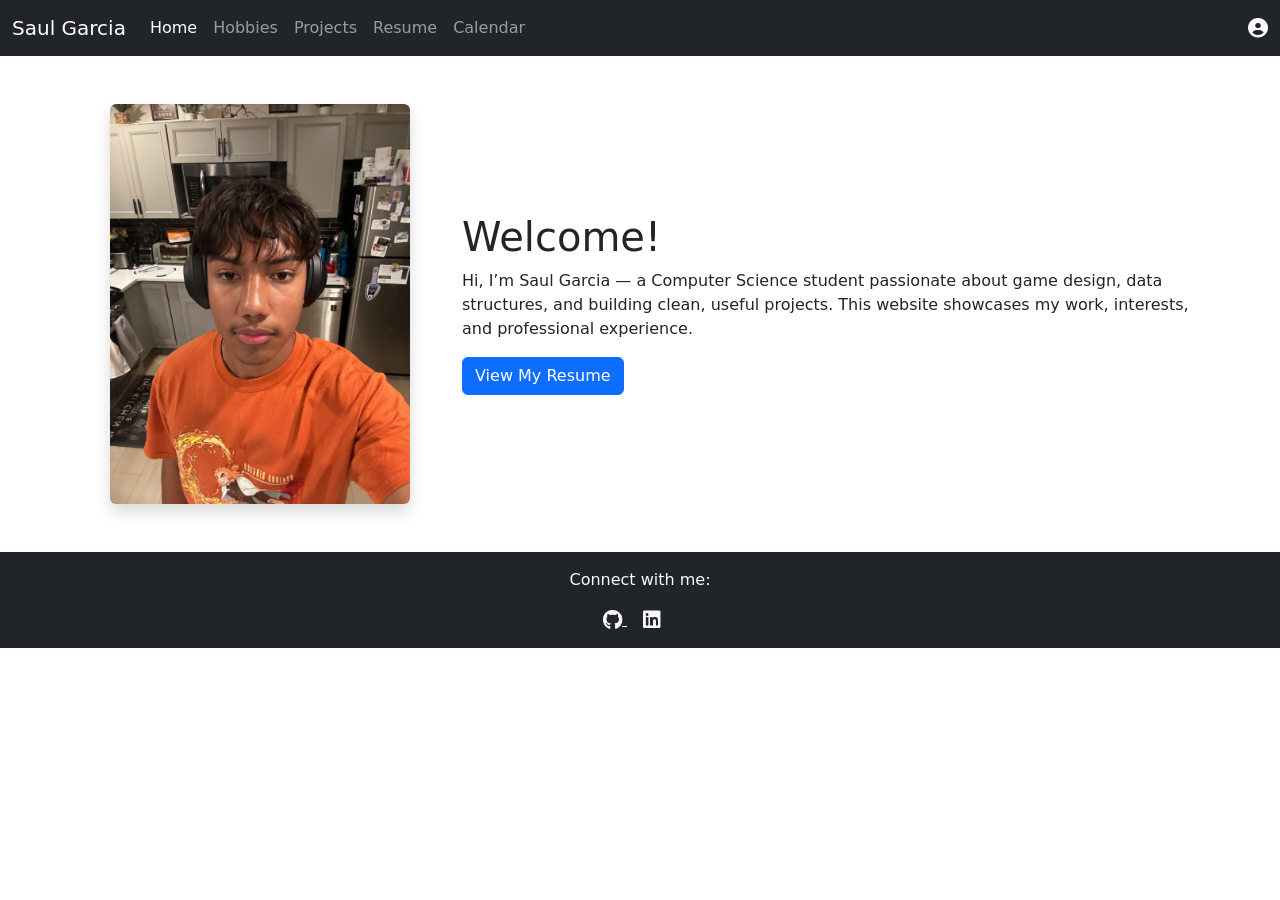
<file: docs/index.html>
<!doctype html>
<html lang="en">
<head>
  <meta charset="utf-8" />
  <meta name="viewport" content="width=device-width, initial-scale=1" />
  <title>Home - Saul Garcia</title>

  <!-- Bootstrap CSS -->
  <link 
    href="https://cdn.jsdelivr.net/npm/bootstrap@5.3.2/dist/css/bootstrap.min.css" 
    rel="stylesheet" 
  />

  <!-- Font Awesome icons -->
  <link 
    rel="stylesheet" 
    href="https://cdnjs.cloudflare.com/ajax/libs/font-awesome/6.4.0/css/all.min.css"
  />

  <!-- Custom CSS -->
  <link rel="stylesheet" href="style.css" />
</head>
<body>

  <!-- Navigation Bar -->
  <nav class="navbar navbar-expand-lg navbar-dark bg-dark">
    <div class="container-fluid">
      <a class="navbar-brand" href="index.html">Saul Garcia</a>

      <button class="navbar-toggler" type="button" data-bs-toggle="collapse" data-bs-target="#navbarNav">
        <span class="navbar-toggler-icon"></span>
      </button>

      <div class="collapse navbar-collapse" id="navbarNav">
        <ul class="navbar-nav me-auto mb-2 mb-lg-0">
          <li class="nav-item"><a class="nav-link active" href="index.html">Home</a></li>
          <li class="nav-item"><a class="nav-link" href="hobbies.html">Hobbies</a></li>
          <li class="nav-item"><a class="nav-link" href="projects.html">Projects</a></li>
          <li class="nav-item"><a class="nav-link" href="resume.html">Resume</a></li>
          <li class="nav-item"><a class="nav-link" href="calendar.html">Calendar</a></li>
        </ul>

        <span class="navbar-text">
          <i class="fas fa-user-circle fa-lg text-light"></i>
        </span>
      </div>
    </div>
  </nav>

  <!-- Main Content -->
  <div class="container my-5">
    <div class="row align-items-center">
      
      <!-- Image -->
      <div class="col-md-4 text-center">
        <img src="images/IMG_8926.jpeg" width="300" alt="Photo of Saul" class="img-fluid rounded shadow">
      </div>

      <!-- Intro text -->
      <div class="col-md-8">
        <h1>Welcome!</h1>
        <p>
          Hi, I’m Saul Garcia — a Computer Science student passionate about game design, 
          data structures, and building clean, useful projects.  
          This website showcases my work, interests, and professional experience.
        </p>
        <a href="resume.html" class="btn btn-primary">View My Resume</a>
      </div>

    </div>
  </div>

  <!-- Footer -->
  <footer class="bg-dark text-light py-3 mt-auto">
    <div class="container text-center">
      <p>Connect with me:</p>
      <a href="https://github.com/SaulG978" target="_blank" class="text-light me-3">
        <i class="fab fa-github fa-lg"></i>
      </a>
      <a href="https://www.linkedin.com" target="_blank" class="text-light me-3">
        <i class="fab fa-linkedin fa-lg"></i>
      </a>
    </div>
  </footer>

  <!-- Bootstrap JS -->
  <script src="https://cdn.jsdelivr.net/npm/bootstrap@5.3.2/dist/js/bootstrap.bundle.min.js"></script>

</body>
</html>
</file>
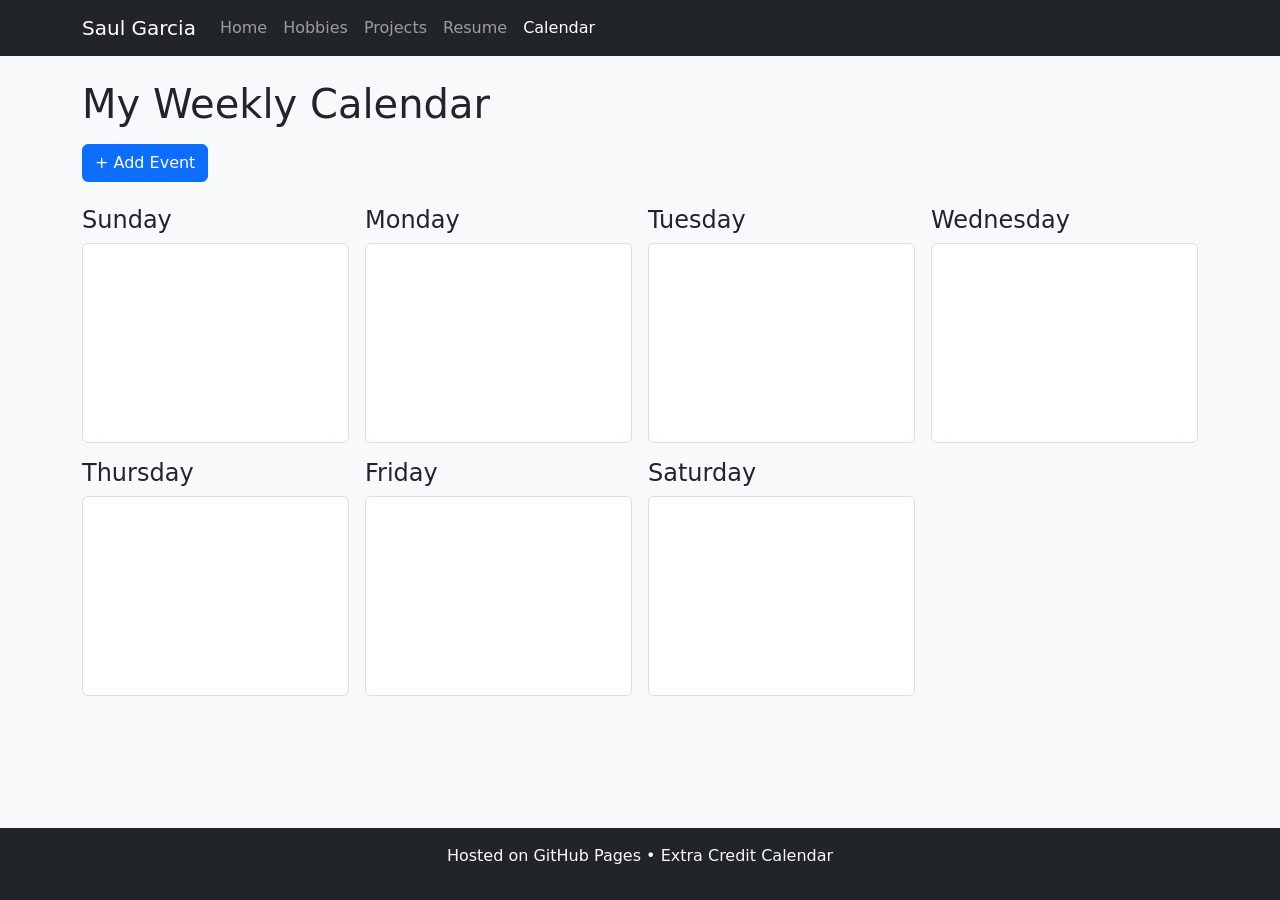
<file: docs/calendar.html>
<!doctype html>
<html lang="en">
<head>
  <meta charset="utf-8" />
  <meta name="viewport" content="width=device-width, initial-scale=1" />
  <title>Calendar - Saul Garcia</title>

  <!-- Bootstrap -->
  <link rel="stylesheet" href="https://cdn.jsdelivr.net/npm/bootstrap@5.3.2/dist/css/bootstrap.min.css" />

  <!-- Icons -->
  <link rel="stylesheet" href="https://cdnjs.cloudflare.com/ajax/libs/font-awesome/6.4.0/css/all.min.css" />

  <!-- Custom -->
  <link rel="stylesheet" href="style.css" />
</head>

<body class="bg-light d-flex flex-column min-vh-100">

  <!-- NAVBAR -->
  <nav class="navbar navbar-expand-lg navbar-dark bg-dark">
    <div class="container">
      <a class="navbar-brand" href="index.html">Saul Garcia</a>
      <button class="navbar-toggler" data-bs-toggle="collapse" data-bs-target="#navMenu">
        <span class="navbar-toggler-icon"></span>
      </button>

      <div class="collapse navbar-collapse" id="navMenu">
        <ul class="navbar-nav me-auto">
          <li class="nav-item"><a class="nav-link" href="index.html">Home</a></li>
          <li class="nav-item"><a class="nav-link" href="hobbies.html">Hobbies</a></li>
          <li class="nav-item"><a class="nav-link" href="projects.html">Projects</a></li>
          <li class="nav-item"><a class="nav-link" href="resume.html">Resume</a></li>
          <li class="nav-item"><a class="nav-link active" href="calendar.html">Calendar</a></li>
        </ul>
      </div>
    </div>
  </nav>

  <!-- PAGE HEADER -->
  <div class="container py-4">
    <h1 class="mb-3">My Weekly Calendar</h1>
    <button class="btn btn-primary" data-bs-toggle="modal" data-bs-target="#event_modal">
      + Add Event
    </button>
  </div>

  <!-- CALENDAR GRID -->
  <div class="container pb-5">
    <div class="row g-3">

      <div class="col-md-3"><h4>Sunday</h4><div id="sunday" class="day-col"></div></div>
      <div class="col-md-3"><h4>Monday</h4><div id="monday" class="day-col"></div></div>
      <div class="col-md-3"><h4>Tuesday</h4><div id="tuesday" class="day-col"></div></div>
      <div class="col-md-3"><h4>Wednesday</h4><div id="wednesday" class="day-col"></div></div>
      <div class="col-md-3"><h4>Thursday</h4><div id="thursday" class="day-col"></div></div>
      <div class="col-md-3"><h4>Friday</h4><div id="friday" class="day-col"></div></div>
      <div class="col-md-3"><h4>Saturday</h4><div id="saturday" class="day-col"></div></div>

    </div>
  </div>

  <!-- MODAL -->
  <div class="modal fade" id="event_modal" tabindex="-1">
    <div class="modal-dialog">
      <div class="modal-content">

        <form id="data-form" class="needs-validation" novalidate>

          <div class="modal-header">
            <h5 class="modal-title">Event Details</h5>
            <button type="button" class="btn-close" data-bs-dismiss="modal"></button>
          </div>

          <div class="modal-body">

            <div class="mb-2">
              <label class="form-label">Event Name</label>
              <input id="event_name" type="text" class="form-control" required />
            </div>

            <div class="mb-2">
              <label class="form-label">Day of Week</label>
              <select id="event_weekday" class="form-select" required>
                <option value="sunday">Sunday</option>
                <option value="monday">Monday</option>
                <option value="tuesday">Tuesday</option>
                <option value="wednesday">Wednesday</option>
                <option value="thursday">Thursday</option>
                <option value="friday">Friday</option>
                <option value="saturday">Saturday</option>
              </select>
            </div>

            <div class="mb-2">
              <label class="form-label">Time</label>
              <input id="event_time" type="time" class="form-control" required />
            </div>

            <div class="mb-2">
              <label class="form-label">Category</label>
              <select id="category" class="form-select" required>
                <option value="academic">Academic</option>
                <option value="meeting">Meeting</option>
                <option value="club">Club</option>
                <option value="athletic">Athletic</option>
              </select>
            </div>

            <div class="mb-2">
              <label class="form-label">Modality</label>
              <select id="event_modality" class="form-select" onchange="updateLocationOptions()">
                <option value="in-person">In Person</option>
                <option value="remote">Remote</option>
              </select>
            </div>

            <div id="location_group" class="mb-2">
              <label class="form-label">Location</label>
              <input id="event_location" type="text" class="form-control" />
            </div>

            <div id="remote_group" class="mb-2 d-none">
              <label class="form-label">Remote URL</label>
              <input id="event_remote_url" type="text" class="form-control" />
            </div>

            <div class="mb-2">
              <label class="form-label">Attendees</label>
              <input id="event_attendees" type="text" class="form-control" />
            </div>

          </div>

          <div class="modal-footer">
            <button type="button" class="btn btn-secondary" data-bs-dismiss="modal">Cancel</button>
            <button type="button" class="btn btn-primary" onclick="saveEvent()">Save Event</button>
          </div>
        </form>

      </div>
    </div>
  </div>

  <!-- FOOTER -->
  <footer class="bg-dark text-light text-center py-3 mt-auto">
    <p>Hosted on GitHub Pages • Extra Credit Calendar</p>
  </footer>

  <script src="https://cdn.jsdelivr.net/npm/bootstrap@5.3.2/dist/js/bootstrap.bundle.min.js"></script>
  <script src="script.js"></script>

</body>
</html>
</file>
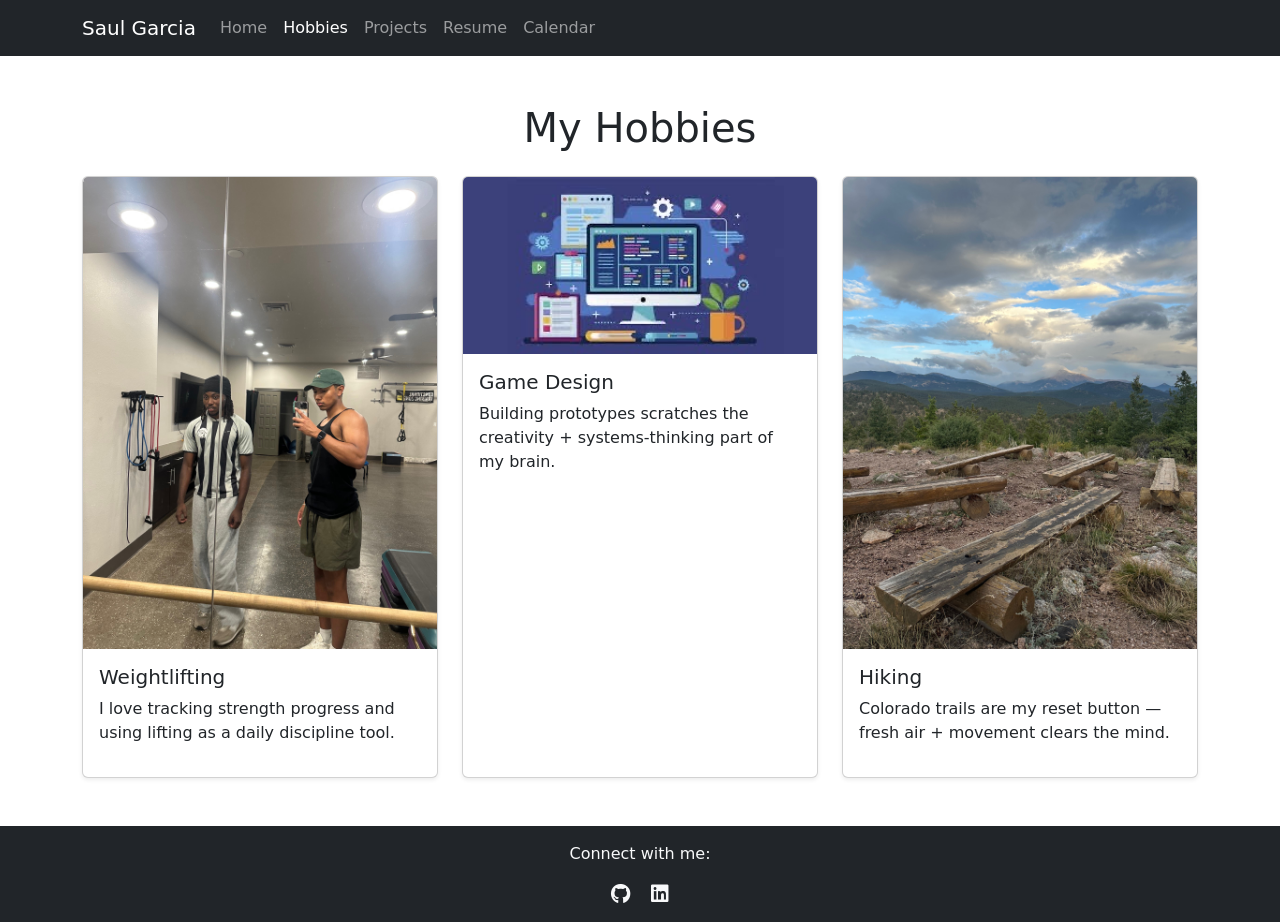
<file: docs/hobbies.html>
<!doctype html>
<html lang="en">
<head>
  <meta charset="utf-8" />
  <meta name="viewport" content="width=device-width, initial-scale=1" />
  <title>Hobbies - Saul Garcia</title>

  <link href="https://cdn.jsdelivr.net/npm/bootstrap@5.3.2/dist/css/bootstrap.min.css" rel="stylesheet" />
  <link rel="stylesheet" href="https://cdnjs.cloudflare.com/ajax/libs/font-awesome/6.4.0/css/all.min.css" />
  <link rel="stylesheet" href="style.css" />
</head>

<body class="d-flex flex-column min-vh-100">

  <!-- Nav -->
  <nav class="navbar navbar-expand-lg navbar-dark bg-dark">
    <div class="container">
      <a class="navbar-brand" href="index.html">Saul Garcia</a>
      <button class="navbar-toggler" data-bs-toggle="collapse" data-bs-target="#menu">
        <span class="navbar-toggler-icon"></span>
      </button>

      <div class="collapse navbar-collapse" id="menu">
        <ul class="navbar-nav me-auto">
          <li class="nav-item"><a class="nav-link" href="index.html">Home</a></li>
          <li class="nav-item"><a class="nav-link active" href="hobbies.html">Hobbies</a></li>
          <li class="nav-item"><a class="nav-link" href="projects.html">Projects</a></li>
          <li class="nav-item"><a class="nav-link" href="resume.html">Resume</a></li>
          <li class="nav-item"><a class="nav-link" href="calendar.html">Calendar</a></li>
        </ul>
      </div>
    </div>
  </nav>

  <!-- Main -->
  <main class="container my-5">
    <h1 class="text-center mb-4">My Hobbies</h1>

    <div class="row g-4">

      <!-- Hobby 1 -->
      <div class="col-md-4">
        <div class="card h-100 shadow-sm">
          <img src="images/IMG_2921.jpeg" class="card-img-top">
          <div class="card-body">
            <h5>Weightlifting</h5>
            <p>I love tracking strength progress and using lifting as a daily discipline tool.</p>
          </div>
        </div>
      </div>

      <!-- Hobby 2 -->
      <div class="col-md-4">
        <div class="card h-100 shadow-sm">
          <img src="images/Image1.jpeg" class="card-img-top">
          <div class="card-body">
            <h5>Game Design</h5>
            <p>Building prototypes scratches the creativity + systems-thinking part of my brain.</p>
          </div>
        </div>
      </div>

      <!-- Hobby 3 -->
      <div class="col-md-4">
        <div class="card h-100 shadow-sm">
          <img src="images/IMG_2917.jpeg" class="card-img-top">
          <div class="card-body">
            <h5>Hiking</h5>
            <p>Colorado trails are my reset button — fresh air + movement clears the mind.</p>
          </div>
        </div>
      </div>

    </div>
  </main>

  <!-- Footer -->
  <footer class="bg-dark text-light text-center py-3 mt-auto">
    <p>Connect with me:</p>
    <a href="https://github.com/SaulG978" class="text-light me-3"><i class="fab fa-github fa-lg"></i></a>
    <a href="https://www.linkedin.com" class="text-light"><i class="fab fa-linkedin fa-lg"></i></a>
  </footer>

  <script src="https://cdn.jsdelivr.net/npm/bootstrap@5.3.2/dist/js/bootstrap.bundle.min.js"></script>
</body>
</html>
</file>
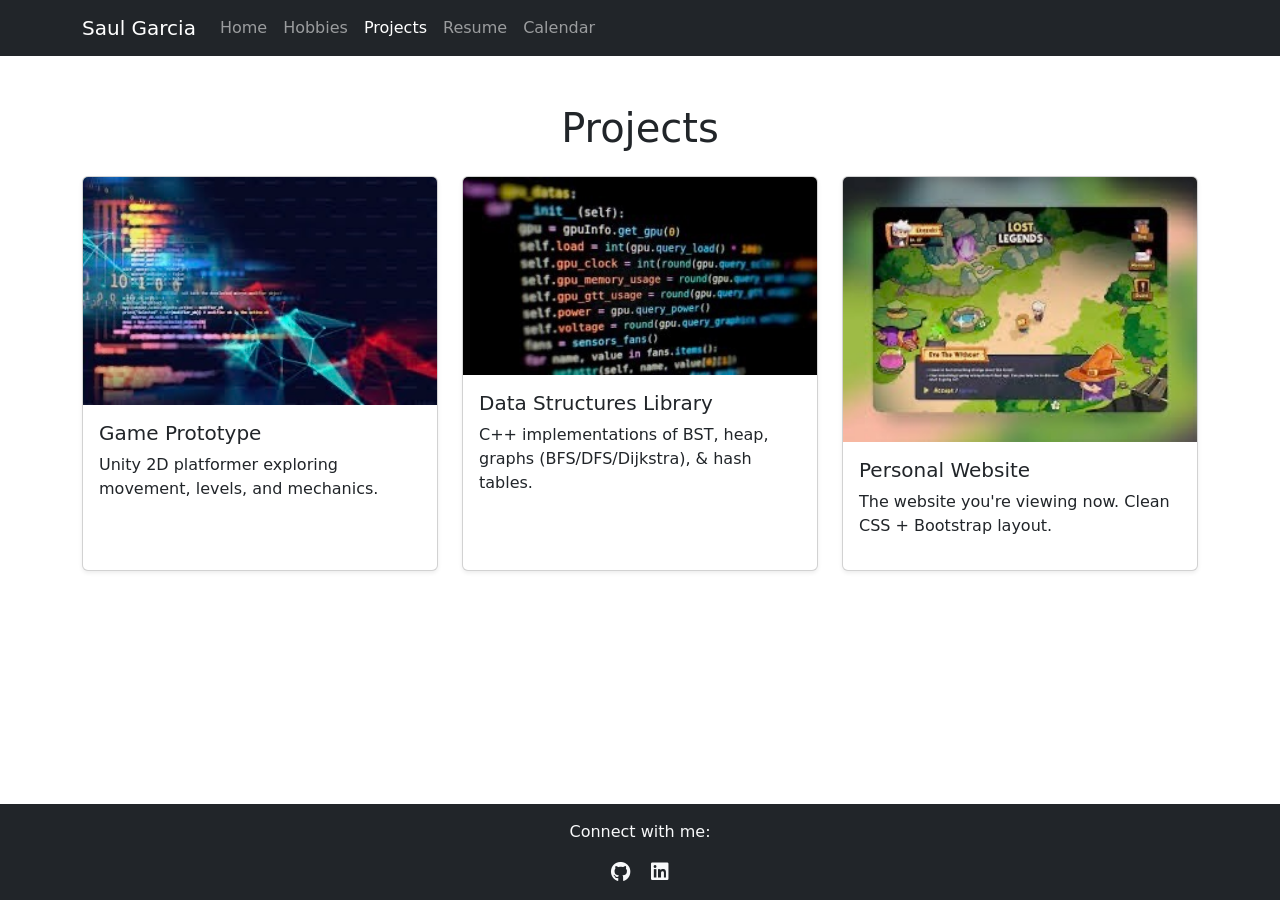
<file: docs/projects.html>
<!doctype html>
<html lang="en">
<head>
  <meta charset="utf-8" />
  <meta name="viewport" content="width=device-width, initial-scale=1" />
  <title>Projects - Saul Garcia</title>

  <link href="https://cdn.jsdelivr.net/npm/bootstrap@5.3.2/dist/css/bootstrap.min.css" rel="stylesheet" />
  <link rel="stylesheet" href="https://cdnjs.cloudflare.com/ajax/libs/font-awesome/6.4.0/css/all.min.css" />
  <link rel="stylesheet" href="style.css" />
</head>

<body class="d-flex flex-column min-vh-100">

  <!-- Nav -->
  <nav class="navbar navbar-expand-lg navbar-dark bg-dark">
    <div class="container">
      <a class="navbar-brand" href="index.html">Saul Garcia</a>

      <button class="navbar-toggler" data-bs-toggle="collapse" data-bs-target="#menu">
        <span class="navbar-toggler-icon"></span>
      </button>

      <div class="collapse navbar-collapse" id="menu">
        <ul class="navbar-nav me-auto">
          <li class="nav-item"><a class="nav-link" href="index.html">Home</a></li>
          <li class="nav-item"><a class="nav-link" href="hobbies.html">Hobbies</a></li>
          <li class="nav-item"><a class="nav-link active" href="projects.html">Projects</a></li>
          <li class="nav-item"><a class="nav-link" href="resume.html">Resume</a></li>
          <li class="nav-item"><a class="nav-link" href="calendar.html">Calendar</a></li>
        </ul>
      </div>
    </div>
  </nav>

  <!-- Main -->
  <main class="container my-5">
    <h1 class="text-center mb-4">Projects</h1>

    <div class="row g-4">

      <div class="col-md-4">
        <div class="card h-100 shadow-sm">
          <img src="images/Image2.jpeg" class="card-img-top">
          <div class="card-body">
            <h5>Game Prototype</h5>
            <p>Unity 2D platformer exploring movement, levels, and mechanics.</p>
          </div>
        </div>
      </div>

      <div class="col-md-4">
        <div class="card h-100 shadow-sm">
          <img src="images/Image3.jpeg" class="card-img-top">
          <div class="card-body">
            <h5>Data Structures Library</h5>
            <p>C++ implementations of BST, heap, graphs (BFS/DFS/Dijkstra), & hash tables.</p>
          </div>
        </div>
      </div>

      <div class="col-md-4">
        <div class="card h-100 shadow-sm">
          <img src="images/Image4.jpeg" class="card-img-top">
          <div class="card-body">
            <h5>Personal Website</h5>
            <p>The website you're viewing now. Clean CSS + Bootstrap layout.</p>
          </div>
        </div>
      </div>

    </div>
  </main>

  <!-- Footer -->
  <footer class="bg-dark text-light text-center py-3 mt-auto">
    <p>Connect with me:</p>
    <a href="https://github.com/SaulG978" class="text-light me-3"><i class="fab fa-github fa-lg"></i></a>
    <a href="https://www.linkedin.com" class="text-light"><i class="fab fa-linkedin fa-lg"></i></a>
  </footer>

  <script src="https://cdn.jsdelivr.net/npm/bootstrap@5.3.2/dist/js/bootstrap.bundle.min.js"></script>
</body>
</html>
</file>
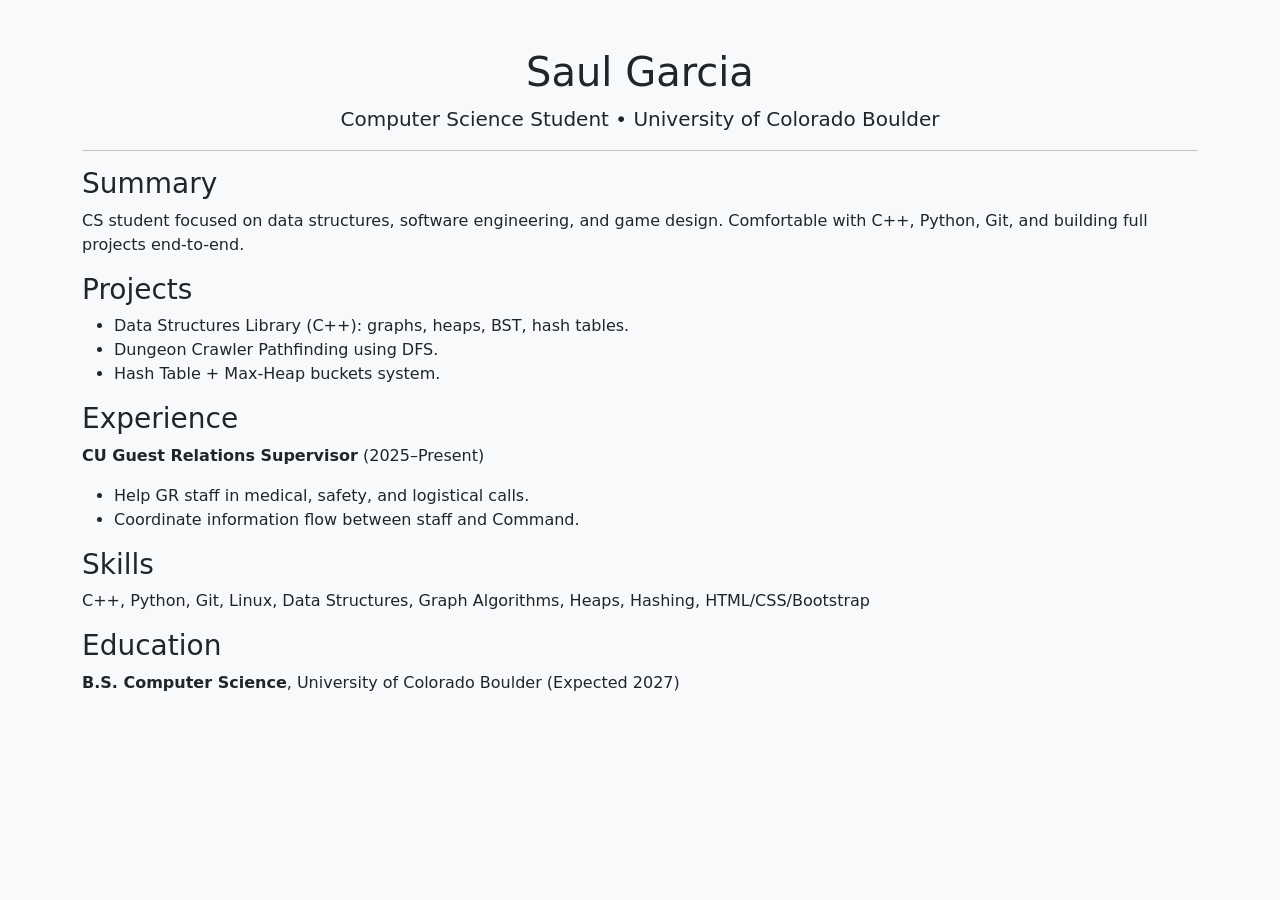
<file: docs/resume.html>
<!doctype html>
<html lang="en">
<head>
  <meta charset="utf-8" />
  <meta name="viewport" content="width=device-width, initial-scale=1" />
  <title>Resume - Saul Garcia</title>

  <link href="https://cdn.jsdelivr.net/npm/bootstrap@5.3.2/dist/css/bootstrap.min.css" rel="stylesheet" />
  <link rel="stylesheet" href="style.css" />
</head>

<body class="bg-light">

  <div class="container py-5">
    <h1 class="text-center">Saul Garcia</h1>
    <p class="lead text-center">Computer Science Student • University of Colorado Boulder</p>

    <hr>

    <h3>Summary</h3>
    <p>
      CS student focused on data structures, software engineering, and game design.
      Comfortable with C++, Python, Git, and building full projects end-to-end.
    </p>

    <h3>Projects</h3>
    <ul>
      <li>Data Structures Library (C++): graphs, heaps, BST, hash tables.</li>
      <li>Dungeon Crawler Pathfinding using DFS.</li>
      <li>Hash Table + Max-Heap buckets system.</li>
    </ul>

    <h3>Experience</h3>
    <p><strong>CU Guest Relations Supervisor</strong> (2025–Present)</p>
    <ul>
      <li>Help GR staff in medical, safety, and logistical calls.</li>
      <li>Coordinate information flow between staff and Command.</li>
    </ul>

    <h3>Skills</h3>
    <p>C++, Python, Git, Linux, Data Structures, Graph Algorithms, Heaps, Hashing, HTML/CSS/Bootstrap</p>

    <h3>Education</h3>
    <p><strong>B.S. Computer Science</strong>, University of Colorado Boulder (Expected 2027)</p>

  </div>

</body>
</html>
</file>
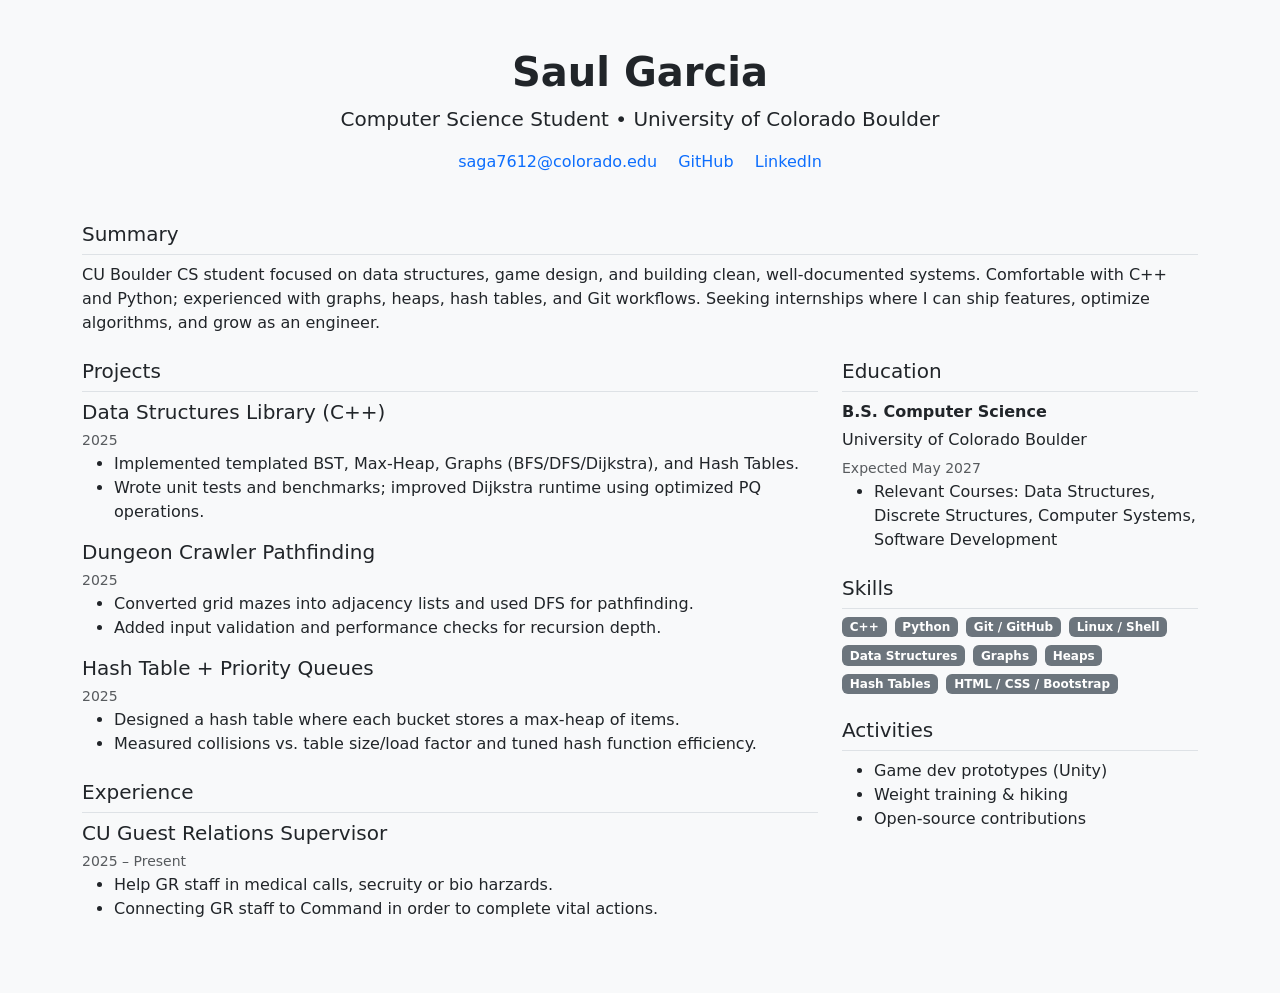
<file: submission/views/resume.html>
<!doctype html>
<html lang="en">
<head>
  <meta charset="utf-8" />
  <meta name="viewport" content="width=device-width, initial-scale=1" />
  <title>Resume - Saul Garcia</title>

  <!-- Bootstrap CSS -->
  <link 
    href="https://cdn.jsdelivr.net/npm/bootstrap@5.3.2/dist/css/bootstrap.min.css" 
    rel="stylesheet"
  />
</head>
<body class="bg-light">

  <!-- Container -->
  <div class="container py-5">
    <!-- Header -->
    <header class="text-center mb-5">
      <h1 class="fw-bold">Saul Garcia</h1>
      <p class="lead">Computer Science Student • University of Colorado Boulder</p>
      <p>
        <a href="mailto:saga7612@colorado.edu" class="text-decoration-none me-3">saga7612@colorado.edu</a>
        <a href="https://github.com/SaulG978" target="_blank" class="text-decoration-none me-3">GitHub</a>
        <a href="https://www.linkedin.com/in/your-handle" target="_blank" class="text-decoration-none">LinkedIn</a>
      </p>
    </header>

    <!-- Summary -->
    <section class="mb-4">
      <h2 class="h5 border-bottom pb-2">Summary</h2>
      <p>
        CU Boulder CS student focused on data structures, game design, and building clean, well-documented systems. 
        Comfortable with C++ and Python; experienced with graphs, heaps, hash tables, and Git workflows. 
        Seeking internships where I can ship features, optimize algorithms, and grow as an engineer.
      </p>
    </section>

    <!-- Two-column layout -->
    <div class="row">
      <!-- Left Column -->
      <div class="col-lg-8">
        <!-- Projects -->
        <section class="mb-4">
          <h2 class="h5 border-bottom pb-2">Projects</h2>

          <div class="mb-3">
            <h5 class="mb-1">Data Structures Library (C++)</h5>
            <small class="text-muted">2025</small>
            <ul>
              <li>Implemented templated BST, Max-Heap, Graphs (BFS/DFS/Dijkstra), and Hash Tables.</li>
              <li>Wrote unit tests and benchmarks; improved Dijkstra runtime using optimized PQ operations.</li>
            </ul>
          </div>

          <div class="mb-3">
            <h5 class="mb-1">Dungeon Crawler Pathfinding</h5>
            <small class="text-muted">2025</small>
            <ul>
              <li>Converted grid mazes into adjacency lists and used DFS for pathfinding.</li>
              <li>Added input validation and performance checks for recursion depth.</li>
            </ul>
          </div>

          <div class="mb-3">
            <h5 class="mb-1">Hash Table + Priority Queues</h5>
            <small class="text-muted">2025</small>
            <ul>
              <li>Designed a hash table where each bucket stores a max-heap of items.</li>
              <li>Measured collisions vs. table size/load factor and tuned hash function efficiency.</li>
            </ul>
          </div>
        </section>

        <!-- Experience -->
        <section class="mb-4">
          <h2 class="h5 border-bottom pb-2">Experience</h2>

          <div class="mb-3">
            <h5 class="mb-1">CU Guest Relations Supervisor </h5>
            <small class="text-muted">2025 – Present</small>
            <ul>
              <li>Help GR staff in medical calls, secruity or bio harzards.</li>
              <li>Connecting GR staff to Command in order to complete vital actions.</li>
            </ul>
          </div>
        </section>
      </div>

      <!-- Right Column -->
      <div class="col-lg-4">
        <!-- Education -->
        <section class="mb-4">
          <h2 class="h5 border-bottom pb-2">Education</h2>
          <p class="mb-1 fw-bold">B.S. Computer Science</p>
          <p class="mb-1">University of Colorado Boulder</p>
          <small class="text-muted">Expected May 2027</small>
          <ul>
            <li>Relevant Courses: Data Structures, Discrete Structures, Computer Systems, Software Development</li>
          </ul>
        </section>

        <!-- Skills -->
        <section class="mb-4">
          <h2 class="h5 border-bottom pb-2">Skills</h2>
          <div class="d-flex flex-wrap gap-2">
            <span class="badge bg-secondary">C++</span>
            <span class="badge bg-secondary">Python</span>
            <span class="badge bg-secondary">Git / GitHub</span>
            <span class="badge bg-secondary">Linux / Shell</span>
            <span class="badge bg-secondary">Data Structures</span>
            <span class="badge bg-secondary">Graphs</span>
            <span class="badge bg-secondary">Heaps</span>
            <span class="badge bg-secondary">Hash Tables</span>
            <span class="badge bg-secondary">HTML / CSS / Bootstrap</span>
          </div>
        </section>

        <!-- Activities -->
        <section class="mb-4">
          <h2 class="h5 border-bottom pb-2">Activities</h2>
          <ul>
            <li>Game dev prototypes (Unity)</li>
            <li>Weight training & hiking</li>
            <li>Open-source contributions</li>
          </ul>
        </section>
      </div>
    </div>
  </div>

  <!-- Bootstrap JS -->
  <script 
    src="https://cdn.jsdelivr.net/npm/bootstrap@5.3.2/dist/js/bootstrap.bundle.min.js">
  </script>
</body>
</html>
</file>
<file: docs/style.css>
.day-col {
  min-height: 200px;
  padding: 8px;
  background: #fff;
  border-radius: 6px;
  border: 1px solid #ddd;
}

.event {
  cursor: pointer;
}

/* CATEGORY COLORS */
.event--academic {
  background: #fff4e6;
  border-left: 4px solid #fd7e14;
}

.event--meeting {
  background: #e7f1ff;
  border-left: 4px solid #0d6efd;
}

.event--club {
  background: #e6fff4;
  border-left: 4px solid #20c997;
}

.event--athletic {
  background: #ffeaea;
  border-left: 4px solid #dc3545;
}
</file>
